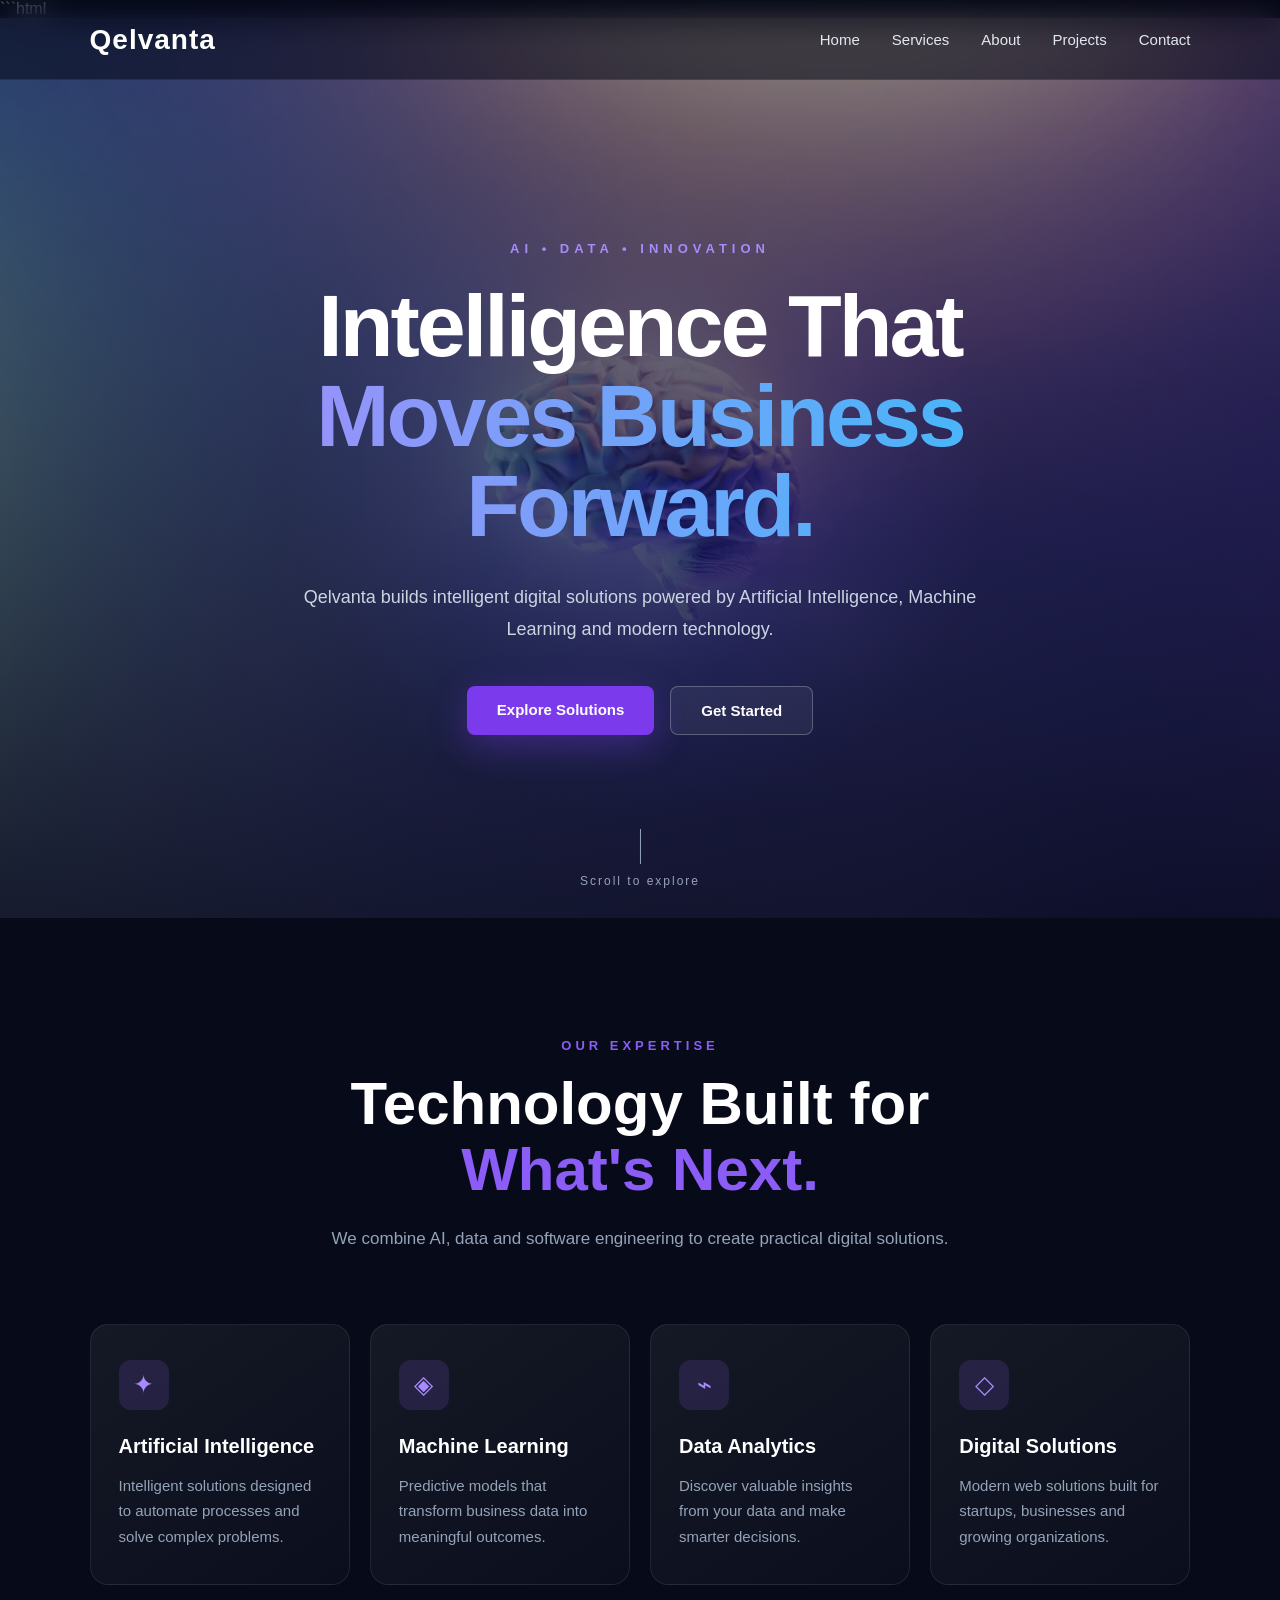
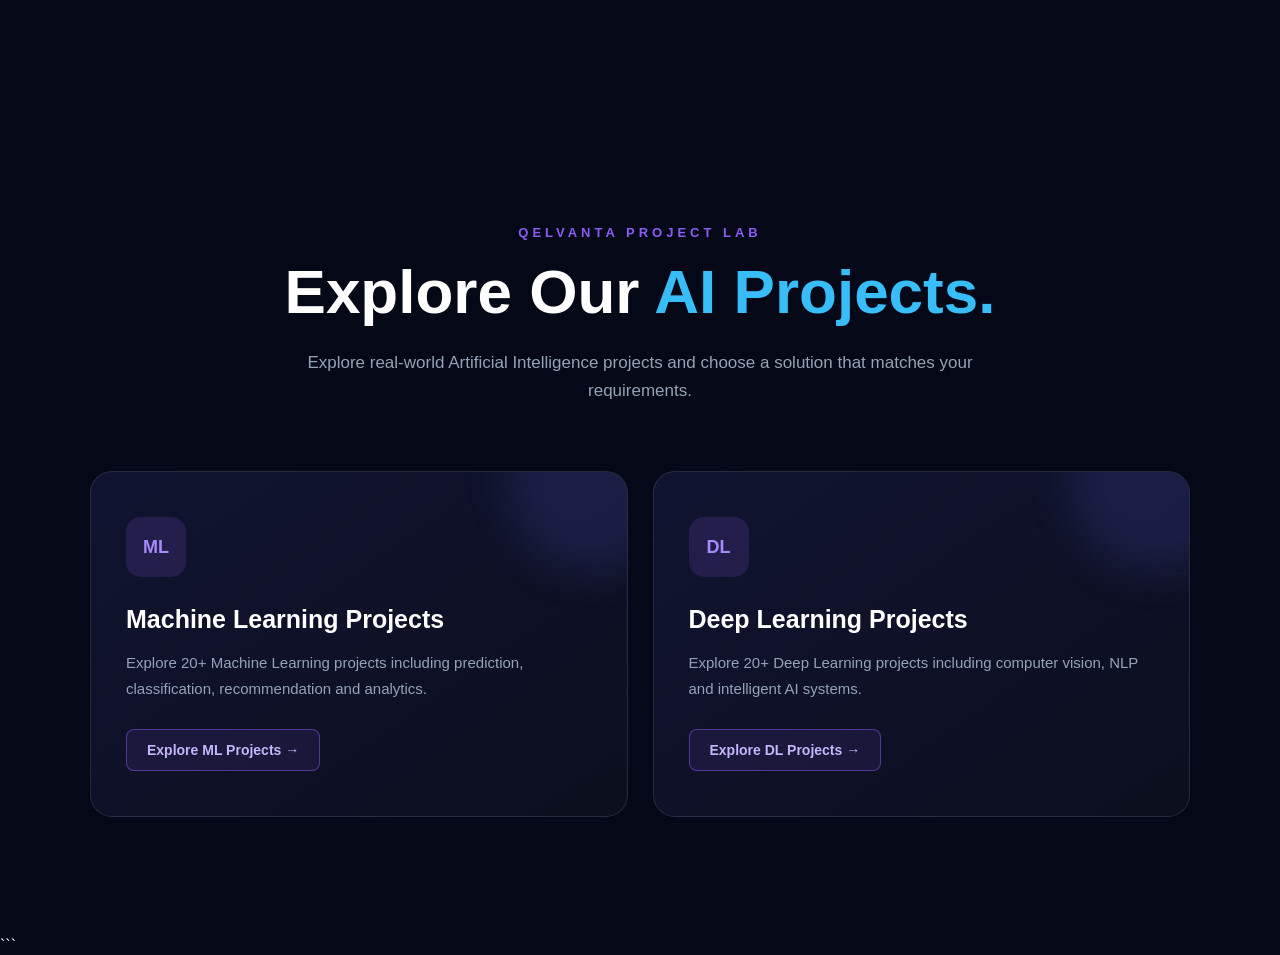
<file: index.html>
```html
<!DOCTYPE html>
<html lang="en">

<head>

    <meta charset="UTF-8">

    <meta name="viewport" content="width=device-width, initial-scale=1.0">

    <title>Qelvanta | AI Innovation</title>

    <link rel="stylesheet" href="style.css">

    <!-- Load JavaScript after HTML is parsed -->
    <script src="script.js" defer></script>

</head>

<body>

    <!-- NAVBAR -->

    <nav class="navbar">

        <div class="logo">
            Qelvanta
        </div>

        <div class="nav-links">

            <a href="#home">Home</a>

            <a href="#services">Services</a>

            <a href="#about">About</a>

            <a href="#projects">Projects</a>

            <a href="#contact">Contact</a>

        </div>

    </nav>


    <!-- HERO -->

    <section class="hero" id="home">

        <div class="hero-overlay"></div>

        <div class="hero-content">

            <p class="eyebrow">
                AI • DATA • INNOVATION
            </p>

            <h1>
                Intelligence That
                <span>Moves Business Forward.</span>
            </h1>

            <p class="hero-description">
                Qelvanta builds intelligent digital solutions
                powered by Artificial Intelligence, Machine Learning
                and modern technology.
            </p>

            <div class="hero-buttons">

                <a href="#services" class="btn primary">
                    Explore Solutions
                </a>

                <a href="#contact" class="btn secondary">
                    Get Started
                </a>

            </div>

        </div>

        <div class="scroll-indicator">

            <span></span>

            Scroll to explore

        </div>

    </section>


    <!-- SERVICES -->

    <section class="services" id="services">

        <div class="section-heading">

            <p>OUR EXPERTISE</p>

            <h2>
                Technology Built for
                <span>What's Next.</span>
            </h2>

            <p class="section-description">
                We combine AI, data and software engineering
                to create practical digital solutions.
            </p>

        </div>


        <div class="service-grid">

            <div class="service-card">

                <div class="icon">✦</div>

                <h3>Artificial Intelligence</h3>

                <p>
                    Intelligent solutions designed to automate
                    processes and solve complex problems.
                </p>

            </div>


            <div class="service-card">

                <div class="icon">◈</div>

                <h3>Machine Learning</h3>

                <p>
                    Predictive models that transform business
                    data into meaningful outcomes.
                </p>

            </div>


            <div class="service-card">

                <div class="icon">⌁</div>

                <h3>Data Analytics</h3>

                <p>
                    Discover valuable insights from your data
                    and make smarter decisions.
                </p>

            </div>


            <div class="service-card">

                <div class="icon">◇</div>

                <h3>Digital Solutions</h3>

                <p>
                    Modern web solutions built for startups,
                    businesses and growing organizations.
                </p>

            </div>

        </div>

    </section>


    <!-- AI PROJECT LAB -->

    <section class="project-lab" id="projects">

        <div class="lab-heading">

            <p>QELVANTA PROJECT LAB</p>

            <h2>
                Explore Our
                <span>AI Projects.</span>
            </h2>

            <p class="lab-description">
                Explore real-world Artificial Intelligence projects
                and choose a solution that matches your requirements.
            </p>

        </div>


        <div class="project-category">


            <!-- Machine Learning -->

            <div class="project-box">

                <div class="project-box-icon">
                    ML
                </div>

                <h3>Machine Learning Projects</h3>

                <p>
                    Explore 20+ Machine Learning projects including
                    prediction, classification, recommendation and analytics.
                </p>

                <button
                    class="project-btn"
                    onclick="openProjects('ml')">

                    Explore ML Projects →

                </button>

            </div>


            <!-- Deep Learning -->

            <div class="project-box">

                <div class="project-box-icon">
                    DL
                </div>

                <h3>Deep Learning Projects</h3>

                <p>
                    Explore 20+ Deep Learning projects including
                    computer vision, NLP and intelligent AI systems.
                </p>

                <button
                    class="project-btn"
                    onclick="openProjects('dl')">

                    Explore DL Projects →

                </button>

            </div>


        </div>

    </section>


</body>

</html>
```
</file>
<file: style.css>
* {
    margin: 0;
    padding: 0;
    box-sizing: border-box;
}

html {
    scroll-behavior: smooth;
}

body {
    font-family: Arial, Helvetica, sans-serif;
    background: #050816;
    color: #ffffff;
}


/* ================= NAVBAR ================= */

.navbar {
    position: fixed;
    top: 0;
    left: 0;

    width: 100%;
    height: 80px;

    padding: 0 7%;

    display: flex;
    justify-content: space-between;
    align-items: center;

    z-index: 1000;

    background: rgba(5, 8, 22, 0.55);
    backdrop-filter: blur(16px);

    border-bottom: 1px solid rgba(255, 255, 255, 0.08);
}

.logo {
    font-size: 28px;
    font-weight: 700;
    letter-spacing: 1px;
}

.nav-links {
    display: flex;
    gap: 32px;
}

.nav-links a {
    color: #e2e8f0;
    text-decoration: none;

    font-size: 15px;

    transition: 0.3s ease;
}

.nav-links a:hover {
    color: #8b5cf6;
}


/* ================= HERO ================= */

.hero {
    position: relative;

    min-height: 100vh;

    display: flex;
    justify-content: center;
    align-items: center;

    text-align: center;

    padding: 120px 20px 80px;

    overflow: hidden;

    background-image: url("ai1.avif");
    background-size: cover;
    background-position: center;
    background-repeat: no-repeat;

    transition: background-image 1.2s ease-in-out;
}


/* Dark overlay */

.hero-overlay {
    position: absolute;

    inset: 0;

    background:
        radial-gradient(
            circle at center,
            rgba(99, 102, 241, 0.18),
            transparent 45%
        ),
        linear-gradient(
            rgba(3, 7, 18, 0.42),
            rgba(3, 7, 18, 0.88)
        );

    z-index: 1;
}


/* Hero content */

.hero-content {
    position: relative;

    z-index: 2;

    max-width: 950px;

    animation: heroAppear 1s ease forwards;
}

.eyebrow {
    margin-bottom: 25px;

    color: #a78bfa;

    font-size: 13px;
    font-weight: 700;

    letter-spacing: 5px;
}

.hero h1 {
    font-size: clamp(48px, 7vw, 88px);

    line-height: 1.02;

    letter-spacing: -3px;

    margin-bottom: 30px;
}

.hero h1 span {
    display: block;

    background: linear-gradient(
        90deg,
        #a78bfa,
        #38bdf8
    );

    -webkit-background-clip: text;
    -webkit-text-fill-color: transparent;
}

.hero-description {
    max-width: 700px;

    margin: auto;

    color: #cbd5e1;

    font-size: 18px;

    line-height: 1.8;
}


/* ================= BUTTONS ================= */

.hero-buttons {
    margin-top: 40px;

    display: flex;
    justify-content: center;

    gap: 16px;

    flex-wrap: wrap;
}

.btn {
    display: inline-block;

    padding: 15px 30px;

    border-radius: 8px;

    text-decoration: none;

    font-size: 15px;
    font-weight: 600;

    transition: 0.3s ease;
}

.primary {
    background: #7c3aed;

    color: white;

    box-shadow:
        0 10px 35px rgba(124, 58, 237, 0.35);
}

.primary:hover {
    transform: translateY(-4px);

    background: #8b5cf6;
}

.secondary {
    color: white;

    border: 1px solid rgba(255, 255, 255, 0.25);

    background: rgba(255, 255, 255, 0.06);

    backdrop-filter: blur(10px);
}

.secondary:hover {
    transform: translateY(-4px);

    background: rgba(255, 255, 255, 0.12);
}


/* ================= SCROLL ================= */

.scroll-indicator {
    position: absolute;

    bottom: 30px;

    left: 50%;

    transform: translateX(-50%);

    z-index: 2;

    color: #94a3b8;

    font-size: 12px;

    letter-spacing: 2px;

    display: flex;

    flex-direction: column;

    align-items: center;

    gap: 10px;
}

.scroll-indicator span {
    width: 1px;

    height: 35px;

    background: #94a3b8;
}


/* ================= SERVICES ================= */

.services {
    padding: 120px 7%;

    background: #070b19;
}

.section-heading {
    max-width: 750px;

    margin: 0 auto 70px;

    text-align: center;
}

.section-heading > p:first-child {
    color: #8b5cf6;

    font-size: 13px;

    font-weight: 700;

    letter-spacing: 4px;

    margin-bottom: 18px;
}

.section-heading h2 {
    font-size: clamp(38px, 5vw, 60px);

    line-height: 1.1;

    margin-bottom: 22px;
}

.section-heading h2 span {
    color: #8b5cf6;
}

.section-description {
    color: #94a3b8;

    font-size: 17px;

    line-height: 1.7;
}


/* Service cards */

.service-grid {
    max-width: 1200px;

    margin: auto;

    display: grid;

    grid-template-columns: repeat(4, 1fr);

    gap: 20px;
}

.service-card {
    padding: 35px 28px;

    min-height: 250px;

    border-radius: 18px;

    background:
        linear-gradient(
            145deg,
            rgba(255,255,255,0.06),
            rgba(255,255,255,0.02)
        );

    border: 1px solid rgba(255,255,255,0.08);

    transition: 0.35s ease;
}

.service-card:hover {
    transform: translateY(-10px);

    border-color: rgba(139, 92, 246, 0.7);

    box-shadow:
        0 20px 60px rgba(0,0,0,0.25);
}

.icon {
    width: 50px;
    height: 50px;

    display: flex;
    justify-content: center;
    align-items: center;

    margin-bottom: 25px;

    border-radius: 12px;

    background: rgba(139, 92, 246, 0.15);

    color: #a78bfa;

    font-size: 25px;
}

.service-card h3 {
    font-size: 20px;

    margin-bottom: 15px;
}

.service-card p {
    color: #94a3b8;

    font-size: 15px;

    line-height: 1.7;
}


/* ================= ANIMATION ================= */

@keyframes heroAppear {

    from {
        opacity: 0;
        transform: translateY(30px);
    }

    to {
        opacity: 1;
        transform: translateY(0);
    }
}


/* ================= TABLET ================= */

@media (max-width: 950px) {

    .service-grid {
        grid-template-columns: repeat(2, 1fr);
    }

}


/* ================= MOBILE ================= */

@media (max-width: 650px) {

    .navbar {
        height: 70px;

        padding: 0 5%;
    }

    .logo {
        font-size: 23px;
    }

    .nav-links {
        gap: 12px;
    }

    .nav-links a {
        font-size: 12px;
    }

    .hero {
        padding-left: 15px;
        padding-right: 15px;
    }

    .eyebrow {
        font-size: 10px;

        letter-spacing: 3px;
    }

    .hero h1 {
        letter-spacing: -1.5px;
    }

    .hero-description {
        font-size: 15px;
    }

    .service-grid {
        grid-template-columns: 1fr;
    }

    .services {
        padding: 90px 5%;
    }

}
/* ================= AI PROJECT LAB ================= */

.project-lab {
    padding: 120px 7%;
    background: #050816;
}

.lab-heading {
    max-width: 760px;
    margin: 0 auto 65px;
    text-align: center;
}

.lab-heading > p:first-child {
    color: #8b5cf6;
    font-size: 13px;
    font-weight: 700;
    letter-spacing: 4px;
    margin-bottom: 18px;
}

.lab-heading h2 {
    font-size: clamp(40px, 5vw, 62px);
    line-height: 1.1;
    margin-bottom: 22px;
}

.lab-heading h2 span {
    color: #38bdf8;
}

.lab-description {
    color: #94a3b8;
    font-size: 17px;
    line-height: 1.7;
}

.project-category {
    max-width: 1100px;
    margin: auto;

    display: grid;
    grid-template-columns: repeat(2, 1fr);
    gap: 25px;
}

.project-box {
    position: relative;

    padding: 45px 35px;

    min-height: 330px;

    border-radius: 22px;

    background:
        linear-gradient(
            145deg,
            rgba(99, 102, 241, 0.12),
            rgba(255, 255, 255, 0.03)
        );

    border: 1px solid rgba(255, 255, 255, 0.1);

    overflow: hidden;

    transition: 0.4s ease;
}

.project-box::before {
    content: "";

    position: absolute;

    width: 180px;
    height: 180px;

    top: -80px;
    right: -60px;

    border-radius: 50%;

    background: rgba(99, 102, 241, 0.15);

    filter: blur(20px);
}

.project-box:hover {
    transform: translateY(-10px);

    border-color: rgba(139, 92, 246, 0.7);

    box-shadow:
        0 25px 70px rgba(0, 0, 0, 0.35);
}

.project-box-icon {
    position: relative;

    width: 60px;
    height: 60px;

    display: flex;
    justify-content: center;
    align-items: center;

    margin-bottom: 28px;

    border-radius: 15px;

    background: rgba(139, 92, 246, 0.15);

    color: #a78bfa;

    font-size: 18px;
    font-weight: 700;
}

.project-box h3 {
    position: relative;

    font-size: 25px;

    margin-bottom: 16px;
}

.project-box p {
    position: relative;

    max-width: 470px;

    color: #94a3b8;

    font-size: 15px;

    line-height: 1.7;

    margin-bottom: 28px;
}

.project-btn {
    position: relative;

    padding: 12px 20px;

    border: 1px solid rgba(139, 92, 246, 0.5);

    border-radius: 8px;

    background: rgba(139, 92, 246, 0.1);

    color: #c4b5fd;

    font-size: 14px;
    font-weight: 600;

    cursor: pointer;

    transition: 0.3s ease;
}

.project-btn:hover {
    background: #7c3aed;
    color: white;

    transform: translateX(5px);
}


/* Mobile */

@media (max-width: 700px) {

    .project-lab {
        padding: 90px 5%;
    }

    .project-category {
        grid-template-columns: 1fr;
    }

    .project-box {
        padding: 35px 25px;
    }

}

/* ================= PROJECT LIST MODAL ================= */

.project-modal,
.project-details-modal {
    position: fixed;
    inset: 0;

    z-index: 9999;

    display: flex;
    justify-content: center;
    align-items: center;

    padding: 25px;

    background: rgba(2, 6, 23, 0.82);

    backdrop-filter: blur(12px);

    overflow-y: auto;
}


/* Project List */

.project-modal-content {
    width: min(900px, 100%);

    max-height: 85vh;

    padding: 45px;

    overflow-y: auto;

    border-radius: 24px;

    background: #080d20;

    border: 1px solid rgba(255, 255, 255, 0.1);

    box-shadow:
        0 30px 100px rgba(0, 0, 0, 0.5);
}


.modal-label {
    color: #8b5cf6;

    font-size: 12px;

    font-weight: 700;

    letter-spacing: 4px;

    margin-bottom: 15px;
}


.project-modal-content h2,
.project-details-content h2 {

    font-size: clamp(32px, 5vw, 48px);

    margin-bottom: 35px;
}


/* Project List Items */

.project-list {
    display: grid;

    grid-template-columns: 1fr 1fr;

    gap: 12px;
}


.project-item {

    display: flex;

    align-items: center;

    gap: 15px;

    width: 100%;

    padding: 17px 18px;

    border: 1px solid rgba(255, 255, 255, 0.08);

    border-radius: 12px;

    background: rgba(255, 255, 255, 0.03);

    color: white;

    text-align: left;

    cursor: pointer;

    transition: 0.3s ease;
}


.project-item span {
    color: #8b5cf6;

    font-size: 12px;

    font-weight: 700;
}


.project-item strong {
    flex: 1;

    font-size: 14px;
}


.project-item b {
    color: #94a3b8;

    transition: 0.3s ease;
}


.project-item:hover {

    transform: translateX(5px);

    border-color: rgba(139, 92, 246, 0.6);

    background: rgba(139, 92, 246, 0.1);
}


.project-item:hover b {
    color: #a78bfa;

    transform: translateX(4px);
}


/* ================= PROJECT DETAILS ================= */

.project-details-content {

    position: relative;

    width: min(700px, 100%);

    padding: 45px;

    border-radius: 24px;

    background: #080d20;

    border: 1px solid rgba(255, 255, 255, 0.1);

    box-shadow:
        0 30px 100px rgba(0, 0, 0, 0.5);
}


.project-details-content h2 {

    color: white;

    line-height: 1.15;
}


.detail-block {

    padding: 18px 0;

    border-bottom: 1px solid rgba(255, 255, 255, 0.07);
}


.detail-block h3 {

    margin-bottom: 8px;

    color: #c4b5fd;

    font-size: 15px;
}


.detail-block p {

    color: #94a3b8;

    font-size: 14px;

    line-height: 1.7;

    margin: 0;
}


/* Close Button */

.close-projects {

    position: absolute;

    top: 18px;

    right: 20px;

    width: 40px;

    height: 40px;

    border: 1px solid rgba(255, 255, 255, 0.1);

    border-radius: 50%;

    background: rgba(255, 255, 255, 0.05);

    color: white;

    font-size: 24px;

    cursor: pointer;

    transition: 0.3s ease;
}


.close-projects:hover {

    background: #7c3aed;

    transform: rotate(90deg);
}


/* Request Button */

.request-project-btn {

    width: 100%;

    margin-top: 30px;

    padding: 15px 20px;

    border: none;

    border-radius: 10px;

    background: linear-gradient(
        135deg,
        #7c3aed,
        #2563eb
    );

    color: white;

    font-size: 15px;

    font-weight: 700;

    cursor: pointer;

    transition: 0.3s ease;
}


.request-project-btn:hover {

    transform: translateY(-3px);

    box-shadow:
        0 12px 30px rgba(124, 58, 237, 0.3);
}


/* ================= MOBILE ================= */

@media (max-width: 700px) {

    .project-modal-content,
    .project-details-content {

        padding: 30px 22px;

    }

    .project-list {

        grid-template-columns: 1fr;

    }

    .project-modal-content h2,
    .project-details-content h2 {

        font-size: 32px;

        padding-right: 25px;

    }

}

/* ================= PROJECT REQUEST FORM ================= */

.request-modal {
    position: fixed;
    inset: 0;
    z-index: 10000;

    display: flex;
    justify-content: center;
    align-items: center;

    padding: 25px;

    background: rgba(2, 6, 23, 0.86);

    backdrop-filter: blur(14px);

    overflow-y: auto;
}


.request-content {
    position: relative;

    width: min(600px, 100%);

    padding: 45px;

    border-radius: 24px;

    background: #080d20;

    border: 1px solid rgba(255, 255, 255, 0.1);

    box-shadow:
        0 30px 100px rgba(0, 0, 0, 0.55);
}


.request-content h2 {
    color: white;

    font-size: 38px;

    margin-bottom: 12px;
}


.request-intro {
    color: #94a3b8;

    font-size: 14px;

    line-height: 1.7;

    margin-bottom: 30px;
}


.request-content form {
    display: flex;

    flex-direction: column;

    gap: 9px;
}


.request-content label {
    margin-top: 12px;

    color: #cbd5e1;

    font-size: 13px;

    font-weight: 600;
}


.request-content input,
.request-content textarea {
    width: 100%;

    box-sizing: border-box;

    padding: 14px 15px;

    border: 1px solid rgba(255, 255, 255, 0.1);

    border-radius: 10px;

    outline: none;

    background: rgba(255, 255, 255, 0.04);

    color: white;

    font-family: inherit;

    font-size: 14px;

    transition: 0.3s ease;
}


.request-content input:focus,
.request-content textarea:focus {
    border-color: #8b5cf6;

    background: rgba(139, 92, 246, 0.06);

    box-shadow:
        0 0 0 3px rgba(139, 92, 246, 0.08);
}


.request-content input[readonly] {
    color: #a78bfa;

    background: rgba(139, 92, 246, 0.07);

    cursor: not-allowed;
}


.request-content textarea {
    min-height: 120px;

    resize: vertical;
}


.submit-request-btn {
    margin-top: 25px;

    padding: 15px 20px;

    border: none;

    border-radius: 10px;

    background: linear-gradient(
        135deg,
        #7c3aed,
        #2563eb
    );

    color: white;

    font-size: 15px;

    font-weight: 700;

    cursor: pointer;

    transition: 0.3s ease;
}


.submit-request-btn:hover {
    transform: translateY(-3px);

    box-shadow:
        0 12px 30px rgba(124, 58, 237, 0.35);
}


/* ================= MOBILE ================= */

@media (max-width: 600px) {

    .request-content {
        padding: 30px 22px;
    }

    .request-content h2 {
        font-size: 30px;
    }

}
.request-project-btn,
.submit-request-btn {
    transition: transform 0.15s ease, box-shadow 0.15s ease;
    cursor: pointer;
}

.request-project-btn:hover,
.submit-request-btn:hover {
    transform: translateY(-2px);
}

.request-project-btn:active,
.submit-request-btn:active {
    transform: scale(0.96);
}
</file>
